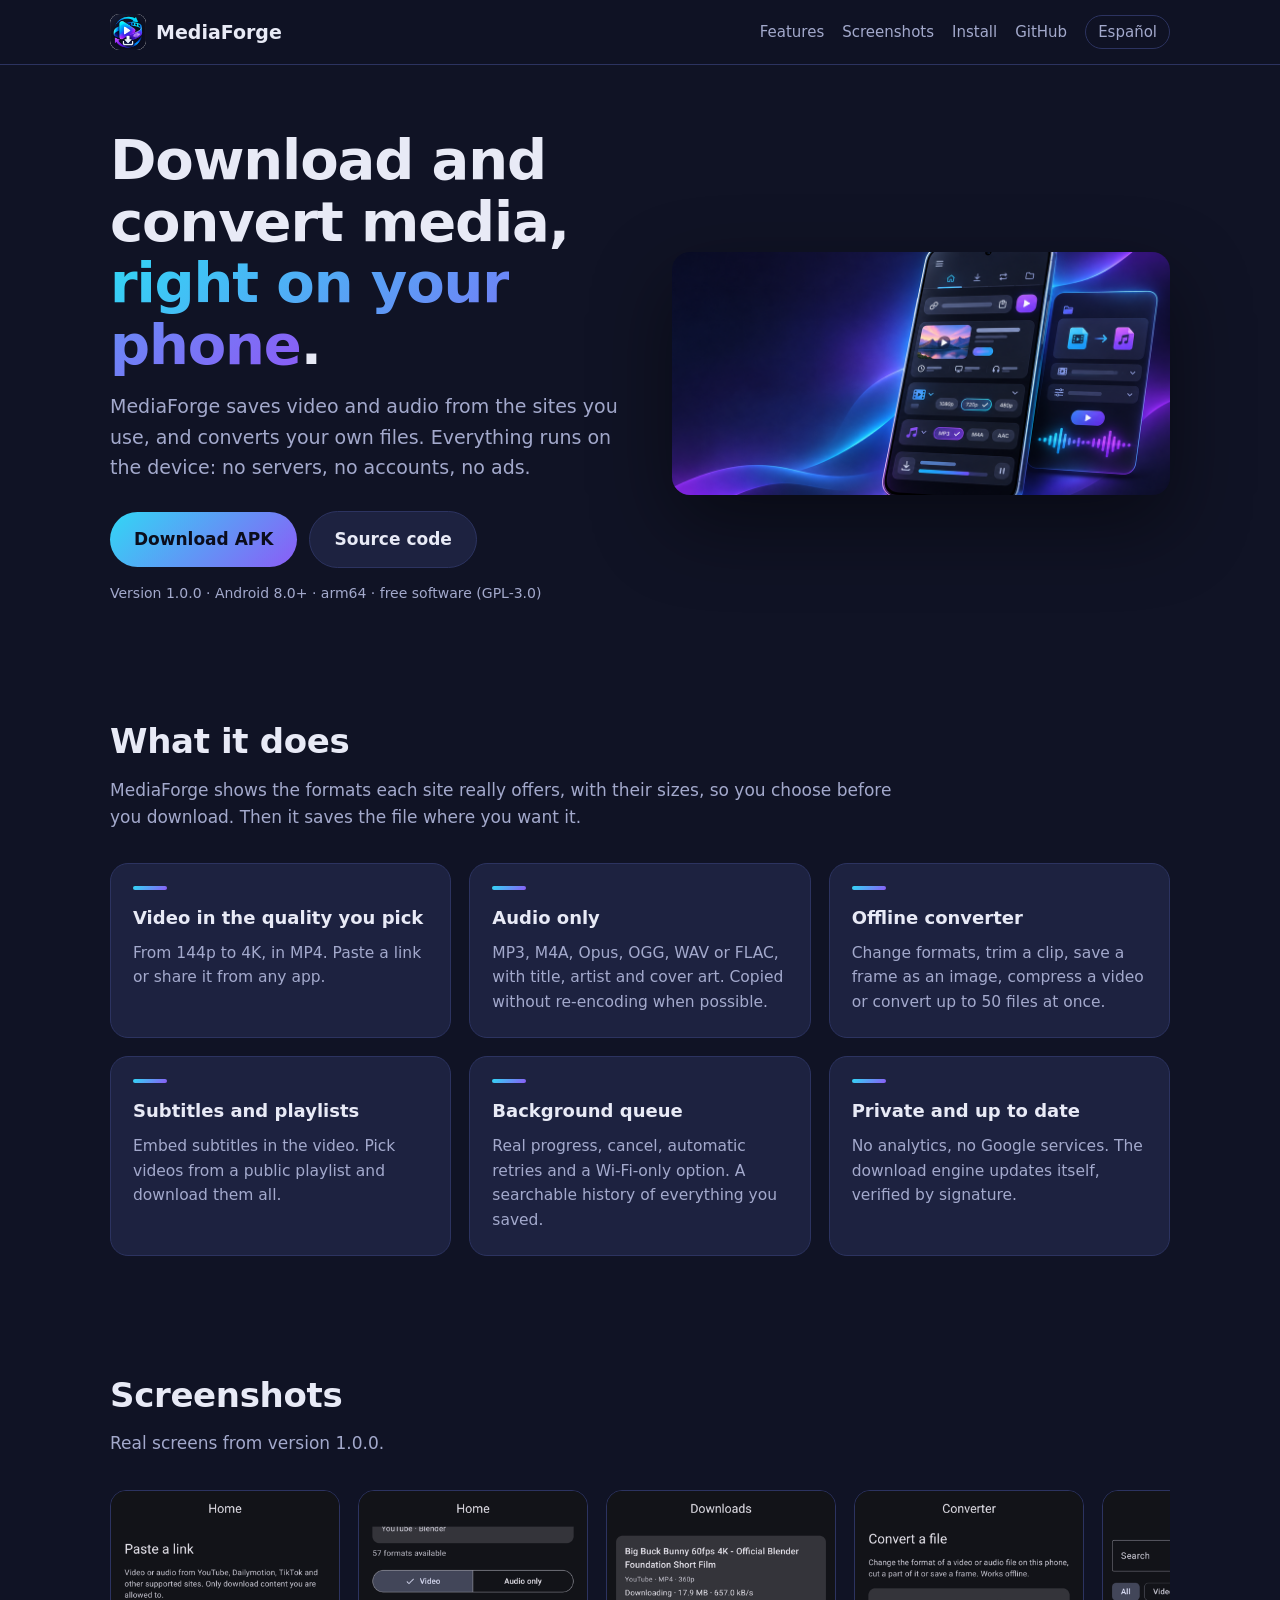
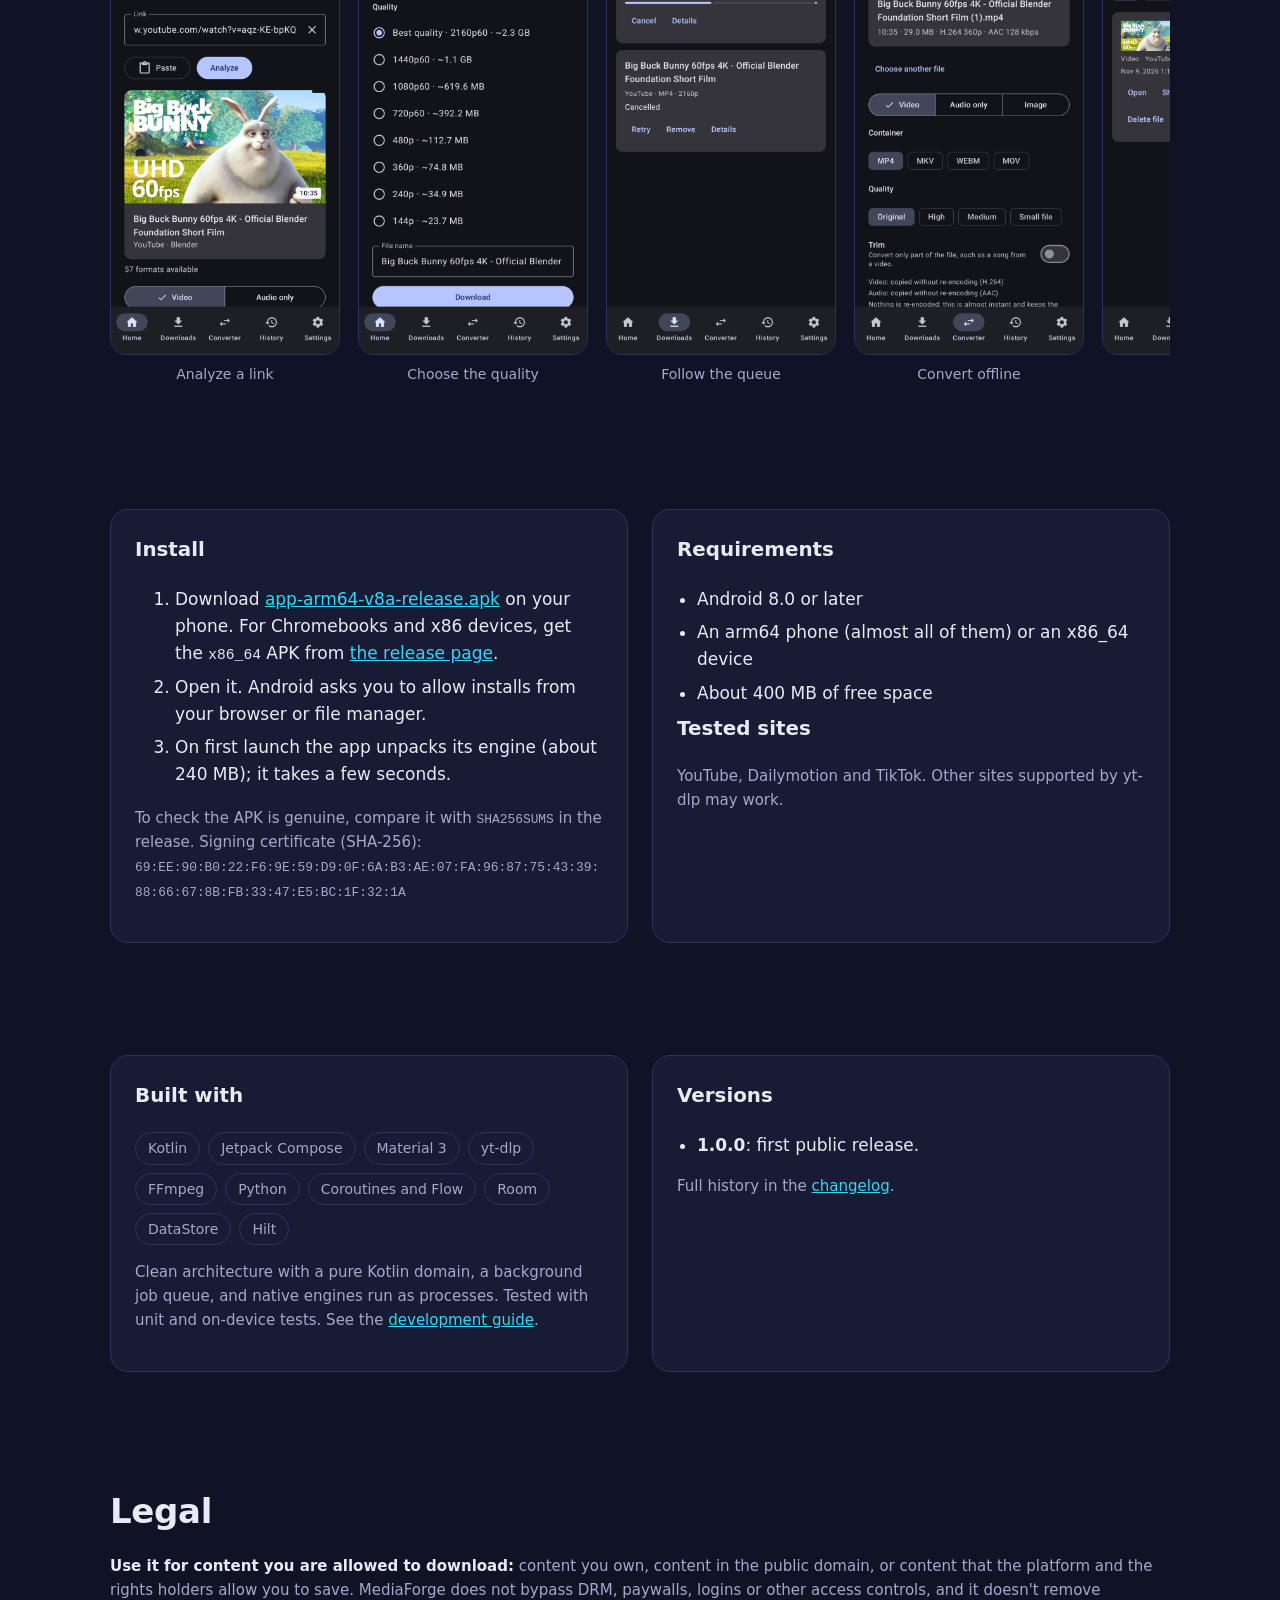
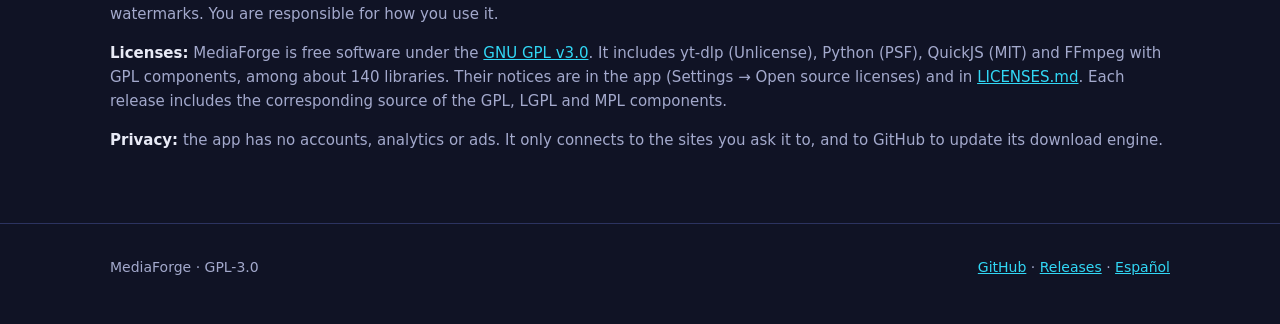
<file: index.html>
<!doctype html>
<html lang="en">
<head>
    <meta charset="utf-8">
    <meta name="viewport" content="width=device-width, initial-scale=1">
    <title>MediaForge: download and convert media on Android</title>
    <meta name="description" content="Free Android app to download video and audio from YouTube, Dailymotion, TikTok and more, and convert files offline. No servers, accounts, ads or tracking.">
    <link rel="icon" type="image/png" href="MediaForge_icon_512.png">
    <link rel="alternate" hreflang="es" href="es/">
    <link rel="stylesheet" href="styles.css">
    <meta property="og:title" content="MediaForge">
    <meta property="og:description" content="Download and convert media on your Android phone. No servers, accounts or ads.">
    <meta property="og:image" content="MediaForge_feature_1024x500.png">
</head>
<body>
<header class="top">
    <div class="wrap">
        <a class="brand" href="#"><img src="MediaForge_icon_512.png" alt="">MediaForge</a>
        <nav>
            <a href="#features">Features</a>
            <a href="#screenshots">Screenshots</a>
            <a href="#install">Install</a>
            <a href="https://github.com/franbenaglia/mediaForge">GitHub</a>
            <a class="lang" href="es/" hreflang="es" lang="es">Español</a>
        </nav>
    </div>
</header>

<main>
    <section class="hero">
        <div class="wrap">
            <div>
                <h1>Download and convert media, <span>right on your phone</span>.</h1>
                <p class="lead">MediaForge saves video and audio from the sites you use, and converts your own files. Everything runs on the device: no servers, no accounts, no ads.</p>
                <div class="cta">
                    <a class="btn primary" href="https://github.com/franbenaglia/mediaForge/releases/latest/download/app-arm64-v8a-release.apk">Download APK</a>
                    <a class="btn" href="https://github.com/franbenaglia/mediaForge">Source code</a>
                </div>
                <p class="meta">Version 1.0.0 · Android 8.0+ · arm64 · free software (GPL-3.0)</p>
            </div>
            <img class="art" src="MediaForge_feature_1024x500.png" alt="" width="1024" height="500">
        </div>
    </section>

    <section id="features">
        <div class="wrap">
            <h2>What it does</h2>
            <p class="sub">MediaForge shows the formats each site really offers, with their sizes, so you choose before you download. Then it saves the file where you want it.</p>
            <div class="features">
                <div class="feature"><div class="dot"></div><h3>Video in the quality you pick</h3><p>From 144p to 4K, in MP4. Paste a link or share it from any app.</p></div>
                <div class="feature"><div class="dot"></div><h3>Audio only</h3><p>MP3, M4A, Opus, OGG, WAV or FLAC, with title, artist and cover art. Copied without re-encoding when possible.</p></div>
                <div class="feature"><div class="dot"></div><h3>Offline converter</h3><p>Change formats, trim a clip, save a frame as an image, compress a video or convert up to 50 files at once.</p></div>
                <div class="feature"><div class="dot"></div><h3>Subtitles and playlists</h3><p>Embed subtitles in the video. Pick videos from a public playlist and download them all.</p></div>
                <div class="feature"><div class="dot"></div><h3>Background queue</h3><p>Real progress, cancel, automatic retries and a Wi‑Fi‑only option. A searchable history of everything you saved.</p></div>
                <div class="feature"><div class="dot"></div><h3>Private and up to date</h3><p>No analytics, no Google services. The download engine updates itself, verified by signature.</p></div>
            </div>
        </div>
    </section>

    <section id="screenshots">
        <div class="wrap">
            <h2>Screenshots</h2>
            <p class="sub">Real screens from version 1.0.0.</p>
            <div class="shots">
                <figure><img src="images/screenshots/en-1-home.png" alt="Home with a video analyzed" loading="lazy" width="720" height="1463"><figcaption>Analyze a link</figcaption></figure>
                <figure><img src="images/screenshots/en-2-qualities.png" alt="Quality list with real sizes" loading="lazy" width="720" height="1463"><figcaption>Choose the quality</figcaption></figure>
                <figure><img src="images/screenshots/en-3-downloads.png" alt="Downloads with progress" loading="lazy" width="720" height="1463"><figcaption>Follow the queue</figcaption></figure>
                <figure><img src="images/screenshots/en-4-converter.png" alt="Offline converter options" loading="lazy" width="720" height="1463"><figcaption>Convert offline</figcaption></figure>
                <figure><img src="images/screenshots/en-5-history.png" alt="History of saved files" loading="lazy" width="720" height="1463"><figcaption>Find it later</figcaption></figure>
                <figure><img src="images/screenshots/en-6-settings.png" alt="Settings" loading="lazy" width="720" height="1463"><figcaption>Set your defaults</figcaption></figure>
            </div>
        </div>
    </section>

    <section id="install">
        <div class="wrap two">
            <div class="panel">
                <h3>Install</h3>
                <ol>
                    <li>Download <a href="https://github.com/franbenaglia/mediaForge/releases/latest/download/app-arm64-v8a-release.apk">app-arm64-v8a-release.apk</a> on your phone. For Chromebooks and x86 devices, get the <code>x86_64</code> APK from <a href="https://github.com/franbenaglia/mediaForge/releases/latest">the release page</a>.</li>
                    <li>Open it. Android asks you to allow installs from your browser or file manager.</li>
                    <li>On first launch the app unpacks its engine (about 240 MB); it takes a few seconds.</li>
                </ol>
                <p class="legal">To check the APK is genuine, compare it with <code>SHA256SUMS</code> in the release. Signing certificate (SHA-256):<br><span class="mono" id="cert">69:EE:90:B0:22:F6:9E:59:D9:0F:6A:B3:AE:07:FA:96:87:75:43:39:88:66:67:8B:FB:33:47:E5:BC:1F:32:1A</span></p>
            </div>
            <div class="panel">
                <h3>Requirements</h3>
                <ul>
                    <li>Android 8.0 or later</li>
                    <li>An arm64 phone (almost all of them) or an x86_64 device</li>
                    <li>About 400 MB of free space</li>
                </ul>
                <h3>Tested sites</h3>
                <p class="legal">YouTube, Dailymotion and TikTok. Other sites supported by yt-dlp may work.</p>
            </div>
        </div>
    </section>

    <section id="tech">
        <div class="wrap two">
            <div class="panel">
                <h3>Built with</h3>
                <div class="tags">
                    <span class="tag">Kotlin</span><span class="tag">Jetpack Compose</span><span class="tag">Material 3</span>
                    <span class="tag">yt-dlp</span><span class="tag">FFmpeg</span><span class="tag">Python</span>
                    <span class="tag">Coroutines and Flow</span><span class="tag">Room</span><span class="tag">DataStore</span><span class="tag">Hilt</span>
                </div>
                <p class="legal">Clean architecture with a pure Kotlin domain, a background job queue, and native engines run as processes. Tested with unit and on-device tests. See the <a href="https://github.com/franbenaglia/mediaForge/blob/main/docs/DEVELOPMENT.md">development guide</a>.</p>
            </div>
            <div class="panel">
                <h3>Versions</h3>
                <ul>
                    <li><strong>1.0.0</strong>: first public release.</li>
                </ul>
                <p class="legal">Full history in the <a href="https://github.com/franbenaglia/mediaForge/blob/main/CHANGELOG.md">changelog</a>.</p>
            </div>
        </div>
    </section>

    <section id="legal">
        <div class="wrap">
            <h2>Legal</h2>
            <p class="legal"><strong>Use it for content you are allowed to download:</strong> content you own, content in the public domain, or content that the platform and the rights holders allow you to save. MediaForge does not bypass DRM, paywalls, logins or other access controls, and it doesn't remove watermarks. You are responsible for how you use it.</p>
            <p class="legal"><strong>Licenses:</strong> MediaForge is free software under the <a href="https://github.com/franbenaglia/mediaForge/blob/main/LICENSE">GNU GPL v3.0</a>. It includes yt-dlp (Unlicense), Python (PSF), QuickJS (MIT) and FFmpeg with GPL components, among about 140 libraries. Their notices are in the app (Settings → Open source licenses) and in <a href="https://github.com/franbenaglia/mediaForge/blob/main/docs/LICENSES.md">LICENSES.md</a>. Each release includes the corresponding source of the GPL, LGPL and MPL components.</p>
            <p class="legal"><strong>Privacy:</strong> the app has no accounts, analytics or ads. It only connects to the sites you ask it to, and to GitHub to update its download engine.</p>
        </div>
    </section>
</main>

<footer>
    <div class="wrap">
        <span>MediaForge · GPL-3.0</span>
        <span><a href="https://github.com/franbenaglia/mediaForge">GitHub</a> · <a href="https://github.com/franbenaglia/mediaForge/releases">Releases</a> · <a href="es/" hreflang="es" lang="es">Español</a></span>
    </div>
</footer>
</body>
</html>
</file>
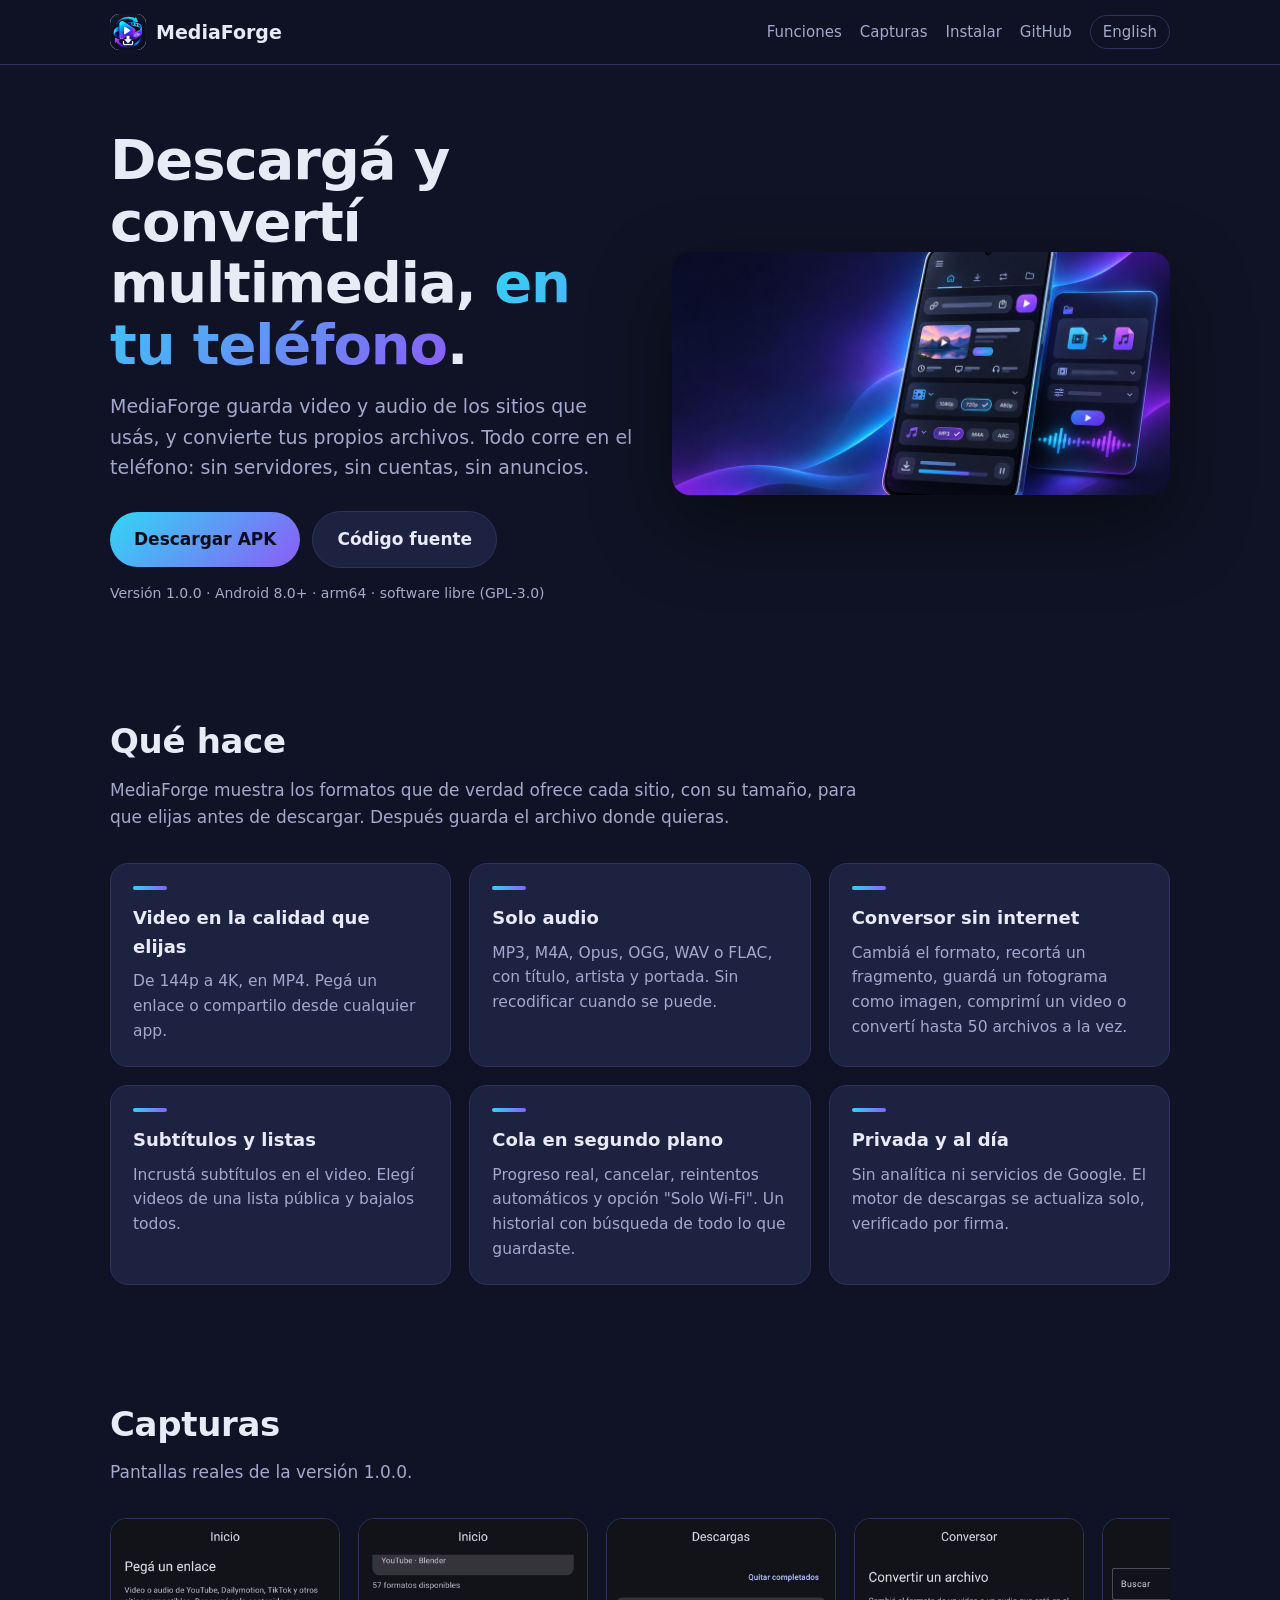
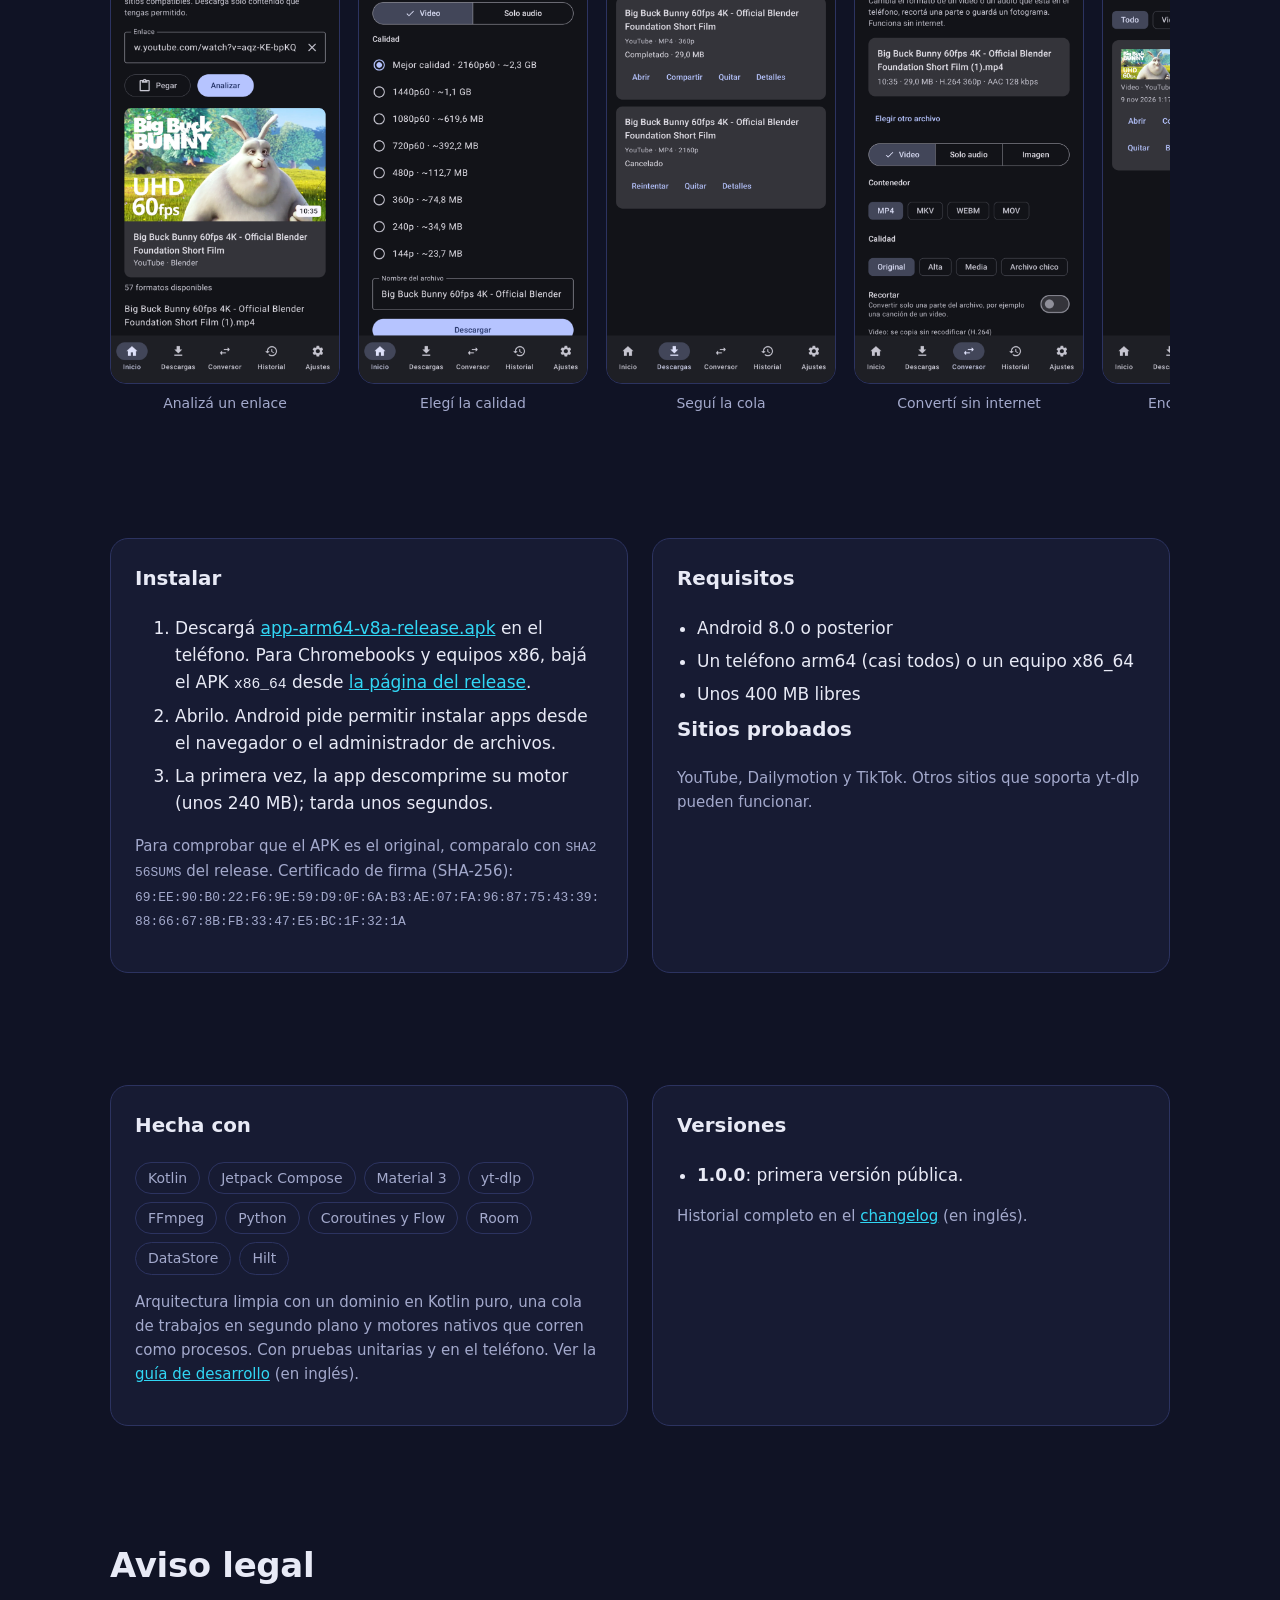
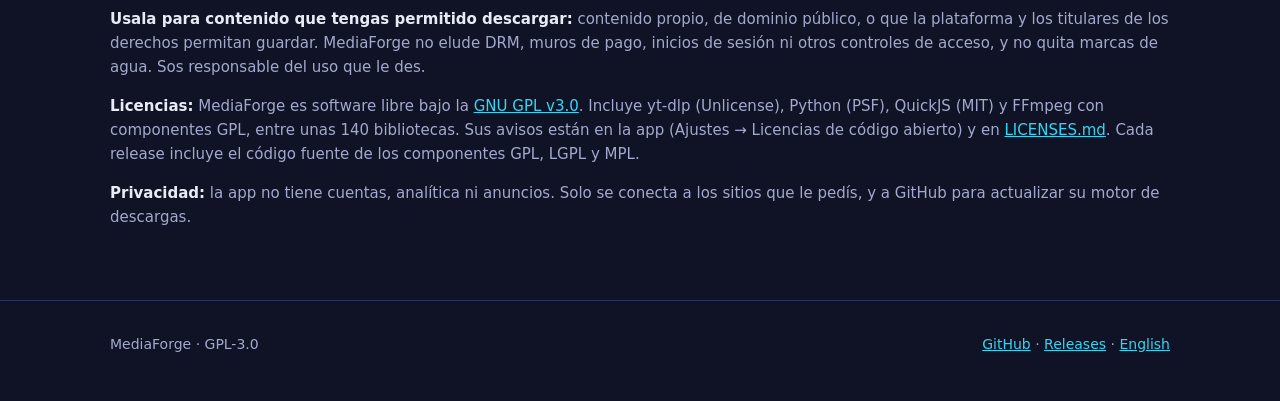
<file: es/index.html>
<!doctype html>
<html lang="es">
<head>
    <meta charset="utf-8">
    <meta name="viewport" content="width=device-width, initial-scale=1">
    <title>MediaForge: descargá y convertí multimedia en Android</title>
    <meta name="description" content="App libre para Android que descarga video y audio de YouTube, Dailymotion, TikTok y más, y convierte archivos sin internet. Sin servidores, cuentas, anuncios ni rastreo.">
    <link rel="icon" type="image/png" href="../MediaForge_icon_512.png">
    <link rel="alternate" hreflang="en" href="../">
    <link rel="stylesheet" href="../styles.css">
    <meta property="og:title" content="MediaForge">
    <meta property="og:description" content="Descargá y convertí multimedia en tu teléfono Android. Sin servidores, cuentas ni anuncios.">
    <meta property="og:image" content="../MediaForge_feature_1024x500.png">
</head>
<body>
<header class="top">
    <div class="wrap">
        <a class="brand" href="#"><img src="../MediaForge_icon_512.png" alt="">MediaForge</a>
        <nav>
            <a href="#funciones">Funciones</a>
            <a href="#capturas">Capturas</a>
            <a href="#instalar">Instalar</a>
            <a href="https://github.com/franbenaglia/mediaForge">GitHub</a>
            <a class="lang" href="../" hreflang="en" lang="en">English</a>
        </nav>
    </div>
</header>

<main>
    <section class="hero">
        <div class="wrap">
            <div>
                <h1>Descargá y convertí multimedia, <span>en tu teléfono</span>.</h1>
                <p class="lead">MediaForge guarda video y audio de los sitios que usás, y convierte tus propios archivos. Todo corre en el teléfono: sin servidores, sin cuentas, sin anuncios.</p>
                <div class="cta">
                    <a class="btn primary" href="https://github.com/franbenaglia/mediaForge/releases/latest/download/app-arm64-v8a-release.apk">Descargar APK</a>
                    <a class="btn" href="https://github.com/franbenaglia/mediaForge">Código fuente</a>
                </div>
                <p class="meta">Versión 1.0.0 · Android 8.0+ · arm64 · software libre (GPL-3.0)</p>
            </div>
            <img class="art" src="../MediaForge_feature_1024x500.png" alt="" width="1024" height="500">
        </div>
    </section>

    <section id="funciones">
        <div class="wrap">
            <h2>Qué hace</h2>
            <p class="sub">MediaForge muestra los formatos que de verdad ofrece cada sitio, con su tamaño, para que elijas antes de descargar. Después guarda el archivo donde quieras.</p>
            <div class="features">
                <div class="feature"><div class="dot"></div><h3>Video en la calidad que elijas</h3><p>De 144p a 4K, en MP4. Pegá un enlace o compartilo desde cualquier app.</p></div>
                <div class="feature"><div class="dot"></div><h3>Solo audio</h3><p>MP3, M4A, Opus, OGG, WAV o FLAC, con título, artista y portada. Sin recodificar cuando se puede.</p></div>
                <div class="feature"><div class="dot"></div><h3>Conversor sin internet</h3><p>Cambiá el formato, recortá un fragmento, guardá un fotograma como imagen, comprimí un video o convertí hasta 50 archivos a la vez.</p></div>
                <div class="feature"><div class="dot"></div><h3>Subtítulos y listas</h3><p>Incrustá subtítulos en el video. Elegí videos de una lista pública y bajalos todos.</p></div>
                <div class="feature"><div class="dot"></div><h3>Cola en segundo plano</h3><p>Progreso real, cancelar, reintentos automáticos y opción "Solo Wi‑Fi". Un historial con búsqueda de todo lo que guardaste.</p></div>
                <div class="feature"><div class="dot"></div><h3>Privada y al día</h3><p>Sin analítica ni servicios de Google. El motor de descargas se actualiza solo, verificado por firma.</p></div>
            </div>
        </div>
    </section>

    <section id="capturas">
        <div class="wrap">
            <h2>Capturas</h2>
            <p class="sub">Pantallas reales de la versión 1.0.0.</p>
            <div class="shots">
                <figure><img src="../images/screenshots/es-1-home.png" alt="Inicio con un video analizado" loading="lazy" width="720" height="1463"><figcaption>Analizá un enlace</figcaption></figure>
                <figure><img src="../images/screenshots/es-2-qualities.png" alt="Lista de calidades con tamaños reales" loading="lazy" width="720" height="1463"><figcaption>Elegí la calidad</figcaption></figure>
                <figure><img src="../images/screenshots/es-3-downloads.png" alt="Descargas con su estado" loading="lazy" width="720" height="1463"><figcaption>Seguí la cola</figcaption></figure>
                <figure><img src="../images/screenshots/es-4-converter.png" alt="Opciones del conversor" loading="lazy" width="720" height="1463"><figcaption>Convertí sin internet</figcaption></figure>
                <figure><img src="../images/screenshots/es-5-history.png" alt="Historial de archivos guardados" loading="lazy" width="720" height="1463"><figcaption>Encontralo después</figcaption></figure>
                <figure><img src="../images/screenshots/es-6-settings.png" alt="Ajustes" loading="lazy" width="720" height="1463"><figcaption>Elegí tus valores</figcaption></figure>
            </div>
        </div>
    </section>

    <section id="instalar">
        <div class="wrap two">
            <div class="panel">
                <h3>Instalar</h3>
                <ol>
                    <li>Descargá <a href="https://github.com/franbenaglia/mediaForge/releases/latest/download/app-arm64-v8a-release.apk">app-arm64-v8a-release.apk</a> en el teléfono. Para Chromebooks y equipos x86, bajá el APK <code>x86_64</code> desde <a href="https://github.com/franbenaglia/mediaForge/releases/latest">la página del release</a>.</li>
                    <li>Abrilo. Android pide permitir instalar apps desde el navegador o el administrador de archivos.</li>
                    <li>La primera vez, la app descomprime su motor (unos 240 MB); tarda unos segundos.</li>
                </ol>
                <p class="legal">Para comprobar que el APK es el original, comparalo con <code>SHA256SUMS</code> del release. Certificado de firma (SHA-256):<br><span class="mono" id="cert">69:EE:90:B0:22:F6:9E:59:D9:0F:6A:B3:AE:07:FA:96:87:75:43:39:88:66:67:8B:FB:33:47:E5:BC:1F:32:1A</span></p>
            </div>
            <div class="panel">
                <h3>Requisitos</h3>
                <ul>
                    <li>Android 8.0 o posterior</li>
                    <li>Un teléfono arm64 (casi todos) o un equipo x86_64</li>
                    <li>Unos 400 MB libres</li>
                </ul>
                <h3>Sitios probados</h3>
                <p class="legal">YouTube, Dailymotion y TikTok. Otros sitios que soporta yt-dlp pueden funcionar.</p>
            </div>
        </div>
    </section>

    <section id="tecnologia">
        <div class="wrap two">
            <div class="panel">
                <h3>Hecha con</h3>
                <div class="tags">
                    <span class="tag">Kotlin</span><span class="tag">Jetpack Compose</span><span class="tag">Material 3</span>
                    <span class="tag">yt-dlp</span><span class="tag">FFmpeg</span><span class="tag">Python</span>
                    <span class="tag">Coroutines y Flow</span><span class="tag">Room</span><span class="tag">DataStore</span><span class="tag">Hilt</span>
                </div>
                <p class="legal">Arquitectura limpia con un dominio en Kotlin puro, una cola de trabajos en segundo plano y motores nativos que corren como procesos. Con pruebas unitarias y en el teléfono. Ver la <a href="https://github.com/franbenaglia/mediaForge/blob/main/docs/DEVELOPMENT.md">guía de desarrollo</a> (en inglés).</p>
            </div>
            <div class="panel">
                <h3>Versiones</h3>
                <ul>
                    <li><strong>1.0.0</strong>: primera versión pública.</li>
                </ul>
                <p class="legal">Historial completo en el <a href="https://github.com/franbenaglia/mediaForge/blob/main/CHANGELOG.md">changelog</a> (en inglés).</p>
            </div>
        </div>
    </section>

    <section id="legal">
        <div class="wrap">
            <h2>Aviso legal</h2>
            <p class="legal"><strong>Usala para contenido que tengas permitido descargar:</strong> contenido propio, de dominio público, o que la plataforma y los titulares de los derechos permitan guardar. MediaForge no elude DRM, muros de pago, inicios de sesión ni otros controles de acceso, y no quita marcas de agua. Sos responsable del uso que le des.</p>
            <p class="legal"><strong>Licencias:</strong> MediaForge es software libre bajo la <a href="https://github.com/franbenaglia/mediaForge/blob/main/LICENSE">GNU GPL v3.0</a>. Incluye yt-dlp (Unlicense), Python (PSF), QuickJS (MIT) y FFmpeg con componentes GPL, entre unas 140 bibliotecas. Sus avisos están en la app (Ajustes → Licencias de código abierto) y en <a href="https://github.com/franbenaglia/mediaForge/blob/main/docs/LICENSES.md">LICENSES.md</a>. Cada release incluye el código fuente de los componentes GPL, LGPL y MPL.</p>
            <p class="legal"><strong>Privacidad:</strong> la app no tiene cuentas, analítica ni anuncios. Solo se conecta a los sitios que le pedís, y a GitHub para actualizar su motor de descargas.</p>
        </div>
    </section>
</main>

<footer>
    <div class="wrap">
        <span>MediaForge · GPL-3.0</span>
        <span><a href="https://github.com/franbenaglia/mediaForge">GitHub</a> · <a href="https://github.com/franbenaglia/mediaForge/releases">Releases</a> · <a href="../" hreflang="en" lang="en">English</a></span>
    </div>
</footer>
</body>
</html>
</file>
<file: styles.css>
/* MediaForge landing: sin recursos de terceros (ni fuentes, ni scripts, ni rastreadores). */
:root {
    --bg: #101325;
    --bg-soft: #171b33;
    --card: #1d2240;
    --line: #2c3360;
    --text: #e8eaf6;
    --muted: #a3a9cc;
    --cyan: #31d7f5;
    --violet: #8b5cf6;
    --accent: linear-gradient(135deg, var(--cyan), var(--violet));
    --radius: 18px;
    --max: 1100px;
}

* { box-sizing: border-box; }

html { scroll-behavior: smooth; }

body {
    margin: 0;
    background: var(--bg);
    color: var(--text);
    font: 17px/1.6 system-ui, -apple-system, "Segoe UI", Roboto, "Helvetica Neue", Arial, sans-serif;
    -webkit-font-smoothing: antialiased;
}

a { color: var(--cyan); }
a:hover { color: #7fe7fa; }

img { max-width: 100%; height: auto; display: block; }

.wrap { max-width: var(--max); margin: 0 auto; padding: 0 20px; }

/* Barra superior */
.top {
    position: sticky; top: 0; z-index: 10;
    background: rgba(16, 19, 37, 0.85);
    backdrop-filter: blur(10px);
    border-bottom: 1px solid var(--line);
}
.top .wrap { display: flex; align-items: center; gap: 16px; height: 64px; }
.brand { display: flex; align-items: center; gap: 10px; color: var(--text); text-decoration: none; font-weight: 700; font-size: 19px; }
.brand img { width: 36px; height: 36px; border-radius: 9px; }
.top nav { margin-left: auto; display: flex; gap: 18px; align-items: center; }
.top nav a { color: var(--muted); text-decoration: none; font-size: 15px; }
.top nav a:hover { color: var(--text); }
.lang { border: 1px solid var(--line); border-radius: 999px; padding: 4px 12px; }

/* Portada */
.hero { padding: 64px 0 40px; position: relative; overflow: hidden; }
.hero .wrap { display: grid; grid-template-columns: 1.05fr 1fr; gap: 40px; align-items: center; }
.hero h1 { font-size: clamp(36px, 5vw, 56px); line-height: 1.1; margin: 0 0 16px; letter-spacing: -0.02em; }
.hero h1 span { background: var(--accent); -webkit-background-clip: text; background-clip: text; color: transparent; }
.hero p.lead { font-size: 19px; color: var(--muted); margin: 0 0 28px; max-width: 34em; }
.hero .art { border-radius: var(--radius); box-shadow: 0 30px 80px rgba(0, 0, 0, 0.45); }
.cta { display: flex; flex-wrap: wrap; gap: 12px; align-items: center; }
.btn {
    display: inline-flex; align-items: center; gap: 10px;
    padding: 14px 24px; border-radius: 999px; font-weight: 650; text-decoration: none;
    border: 1px solid var(--line); color: var(--text); background: var(--card);
}
.btn.primary { background: var(--accent); border: 0; color: #0b0d1c; }
.btn.primary:hover { color: #0b0d1c; filter: brightness(1.08); }
.btn:hover { color: var(--text); border-color: var(--muted); }
.meta { color: var(--muted); font-size: 14px; margin-top: 14px; }

/* Secciones */
section { padding: 56px 0; }
section h2 { font-size: clamp(26px, 3.4vw, 34px); margin: 0 0 8px; letter-spacing: -0.01em; }
section p.sub { color: var(--muted); margin: 0 0 32px; max-width: 46em; }

.features { display: grid; grid-template-columns: repeat(3, 1fr); gap: 18px; }
.feature { background: var(--card); border: 1px solid var(--line); border-radius: var(--radius); padding: 22px; }
.feature h3 { margin: 0 0 8px; font-size: 18px; }
.feature p { margin: 0; color: var(--muted); font-size: 15.5px; }
.feature .dot { width: 34px; height: 4px; border-radius: 4px; background: var(--accent); margin-bottom: 14px; }

/* Capturas */
.shots { display: flex; gap: 18px; overflow-x: auto; scroll-snap-type: x mandatory; padding-bottom: 12px; }
.shots figure { flex: 0 0 auto; width: 230px; margin: 0; scroll-snap-align: start; }
.shots img { border-radius: 16px; border: 1px solid var(--line); }
.shots figcaption { color: var(--muted); font-size: 14px; text-align: center; margin-top: 8px; }

/* Tablas y listas */
.two { display: grid; grid-template-columns: 1fr 1fr; gap: 24px; }
.panel { background: var(--bg-soft); border: 1px solid var(--line); border-radius: var(--radius); padding: 24px; }
.panel h3 { margin-top: 0; }
.panel ul { margin: 0; padding-left: 20px; }
.panel li { margin: 6px 0; }
.tags { display: flex; flex-wrap: wrap; gap: 8px; }
.tag { border: 1px solid var(--line); border-radius: 999px; padding: 4px 12px; font-size: 14px; color: var(--muted); }

code, .mono { font-family: ui-monospace, SFMono-Regular, Menlo, Consolas, monospace; font-size: 0.86em; word-break: break-all; }

.legal { color: var(--muted); font-size: 15px; }
.legal strong { color: var(--text); }

footer { border-top: 1px solid var(--line); padding: 32px 0 48px; color: var(--muted); font-size: 14px; }
footer .wrap { display: flex; flex-wrap: wrap; gap: 12px 24px; justify-content: space-between; }

@media (max-width: 860px) {
    .hero .wrap, .two { grid-template-columns: 1fr; }
    .features { grid-template-columns: 1fr; }
    .top nav a:not(.lang) { display: none; }
    .hero { padding-top: 36px; }
}
</file>
